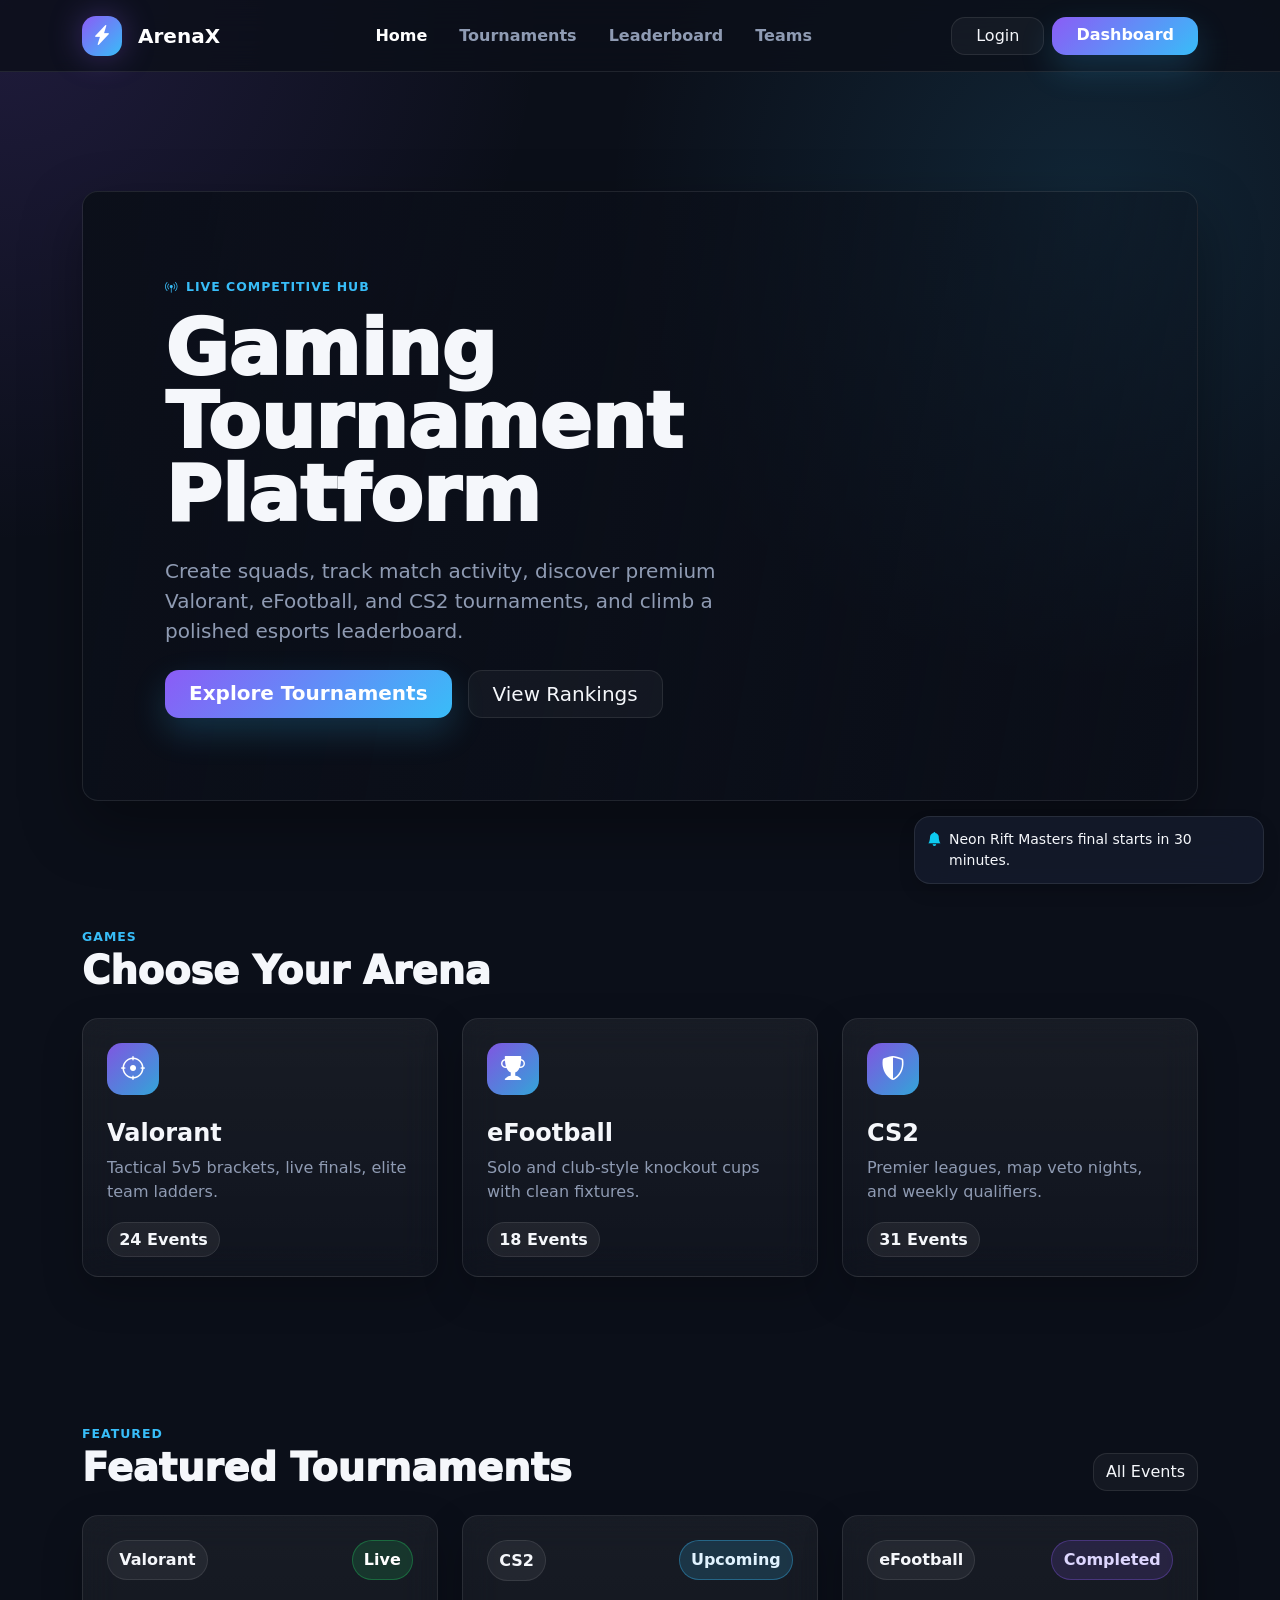
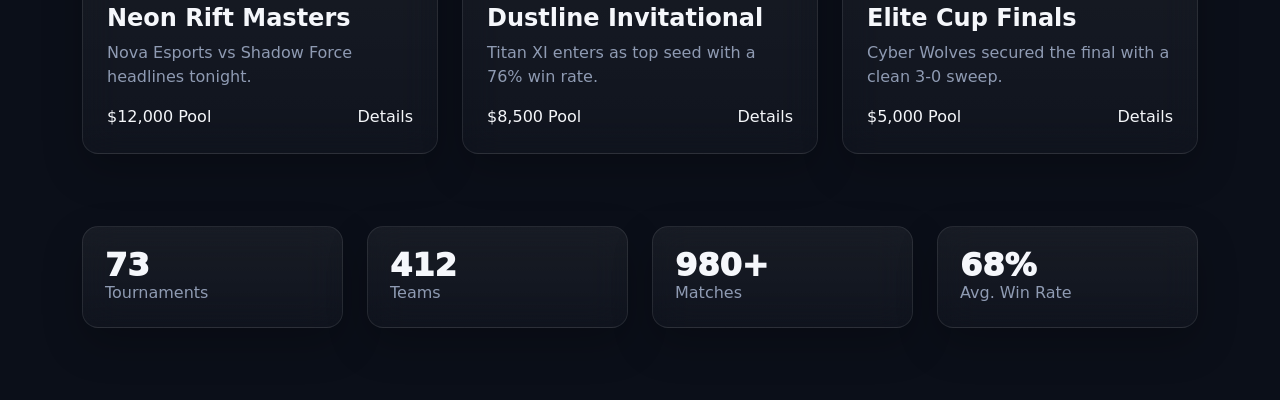
<file: frontend/pages/index.html>
<!doctype html>
<html lang="en">
<head>
  <meta charset="utf-8">
  <meta name="viewport" content="width=device-width, initial-scale=1">
  <title>ArenaX | Gaming Tournament Platform</title>
  <link href="https://cdn.jsdelivr.net/npm/bootstrap@5.3.3/dist/css/bootstrap.min.css" rel="stylesheet">
  <link href="https://cdn.jsdelivr.net/npm/bootstrap-icons@1.11.3/font/bootstrap-icons.css" rel="stylesheet">
  <link href="../assets/css/main.css" rel="stylesheet">
</head>
<body>
  <nav class="navbar navbar-expand-lg navbar-dark fixed-top navbar-esport">
    <div class="container">
      <a class="navbar-brand d-flex align-items-center gap-3 fw-black" href="index.html">
        <span class="brand-mark"><i class="bi bi-lightning-charge-fill"></i></span>
        <span class="fw-bold">ArenaX</span>
      </a>
      <button class="navbar-toggler" type="button" data-bs-toggle="collapse" data-bs-target="#mainNav">
        <span class="navbar-toggler-icon"></span>
      </button>
      <div class="collapse navbar-collapse" id="mainNav">
        <ul class="navbar-nav mx-auto gap-lg-3">
          <li class="nav-item"><a class="nav-link active" href="index.html">Home</a></li>
          <li class="nav-item"><a class="nav-link" href="tournaments.html">Tournaments</a></li>
          <li class="nav-item"><a class="nav-link" href="leaderboard.html">Leaderboard</a></li>
          <li class="nav-item"><a class="nav-link" href="team.html">Teams</a></li>
        </ul>
        <div class="d-flex gap-2">
          <a class="btn btn-ghost px-4" href="login.html">Login</a>
          <a class="btn btn-neon px-4" href="dashboard.html">Dashboard</a>
        </div>
      </div>
    </div>
  </nav>

  <main class="page-shell">
    <section class="hero">
      <div class="container">
        <div class="hero-panel">
          <div class="hero-content">
            <span class="eyebrow mb-3"><i class="bi bi-broadcast-pin"></i> Live competitive hub</span>
            <h1 class="display-title mb-4">Gaming Tournament Platform</h1>
            <p class="lead text-muted-soft mb-4">Create squads, track match activity, discover premium Valorant, eFootball, and CS2 tournaments, and climb a polished esports leaderboard.</p>
            <div class="d-flex flex-wrap gap-3">
              <a href="tournaments.html" class="btn btn-neon btn-lg px-4">Explore Tournaments</a>
              <a href="leaderboard.html" class="btn btn-ghost btn-lg px-4">View Rankings</a>
            </div>
          </div>
        </div>
      </div>
    </section>

    <section class="section-pad pt-4">
      <div class="container">
        <div class="d-flex justify-content-between align-items-end mb-4">
          <div>
            <span class="eyebrow">Games</span>
            <h2 class="section-title mb-0">Choose Your Arena</h2>
          </div>
        </div>
        <div class="row g-4">
          <div class="col-md-4">
            <div class="game-card p-4 h-100">
              <div class="game-icon mb-4"><i class="bi bi-crosshair fs-4"></i></div>
              <h3 class="h4 fw-bold">Valorant</h3>
              <p class="text-muted-soft mb-4">Tactical 5v5 brackets, live finals, elite team ladders.</p>
              <span class="badge-esport">24 Events</span>
            </div>
          </div>
          <div class="col-md-4">
            <div class="game-card p-4 h-100">
              <div class="game-icon mb-4"><i class="bi bi-trophy-fill fs-4"></i></div>
              <h3 class="h4 fw-bold">eFootball</h3>
              <p class="text-muted-soft mb-4">Solo and club-style knockout cups with clean fixtures.</p>
              <span class="badge-esport">18 Events</span>
            </div>
          </div>
          <div class="col-md-4">
            <div class="game-card p-4 h-100">
              <div class="game-icon mb-4"><i class="bi bi-shield-shaded fs-4"></i></div>
              <h3 class="h4 fw-bold">CS2</h3>
              <p class="text-muted-soft mb-4">Premier leagues, map veto nights, and weekly qualifiers.</p>
              <span class="badge-esport">31 Events</span>
            </div>
          </div>
        </div>
      </div>
    </section>

    <section class="section-pad">
      <div class="container">
        <div class="d-flex flex-wrap justify-content-between align-items-end gap-3 mb-4">
          <div>
            <span class="eyebrow">Featured</span>
            <h2 class="section-title mb-0">Featured Tournaments</h2>
          </div>
          <a href="tournaments.html" class="btn btn-ghost">All Events</a>
        </div>
        <div class="row g-4">
          <div class="col-lg-4">
            <div class="tournament-card p-4 h-100">
              <div class="d-flex justify-content-between mb-4"><span class="badge-esport">Valorant</span><span class="badge-esport badge-live">Live</span></div>
              <h3 class="h4 fw-bold">Neon Rift Masters</h3>
              <p class="text-muted-soft">Nova Esports vs Shadow Force headlines tonight.</p>
              <div class="d-flex justify-content-between"><span>$12,000 Pool</span><a href="tournament-details.html">Details</a></div>
            </div>
          </div>
          <div class="col-lg-4">
            <div class="tournament-card p-4 h-100">
              <div class="d-flex justify-content-between mb-4"><span class="badge-esport">CS2</span><span class="badge-esport badge-upcoming">Upcoming</span></div>
              <h3 class="h4 fw-bold">Dustline Invitational</h3>
              <p class="text-muted-soft">Titan XI enters as top seed with a 76% win rate.</p>
              <div class="d-flex justify-content-between"><span>$8,500 Pool</span><a href="tournament-details.html">Details</a></div>
            </div>
          </div>
          <div class="col-lg-4">
            <div class="tournament-card p-4 h-100">
              <div class="d-flex justify-content-between mb-4"><span class="badge-esport">eFootball</span><span class="badge-esport badge-completed">Completed</span></div>
              <h3 class="h4 fw-bold">Elite Cup Finals</h3>
              <p class="text-muted-soft">Cyber Wolves secured the final with a clean 3-0 sweep.</p>
              <div class="d-flex justify-content-between"><span>$5,000 Pool</span><a href="tournament-details.html">Details</a></div>
            </div>
          </div>
        </div>
      </div>
    </section>

    <section class="section-pad pt-0">
      <div class="container">
        <div class="row g-4">
          <div class="col-6 col-lg-3"><div class="stat-card"><div class="stat-value" data-counter="73"></div><p class="text-muted-soft mb-0">Tournaments</p></div></div>
          <div class="col-6 col-lg-3"><div class="stat-card"><div class="stat-value" data-counter="412"></div><p class="text-muted-soft mb-0">Teams</p></div></div>
          <div class="col-6 col-lg-3"><div class="stat-card"><div class="stat-value" data-counter="980" data-suffix="+"></div><p class="text-muted-soft mb-0">Matches</p></div></div>
          <div class="col-6 col-lg-3"><div class="stat-card"><div class="stat-value" data-counter="68" data-suffix="%"></div><p class="text-muted-soft mb-0">Avg. Win Rate</p></div></div>
        </div>
      </div>
    </section>
  </main>

  <div class="toast-container position-fixed bottom-0 end-0 p-3">
    <div class="toast" role="status">
      <div class="toast-body d-flex gap-2"><i class="bi bi-bell-fill text-info"></i> Neon Rift Masters final starts in 30 minutes.</div>
    </div>
  </div>

  <script src="https://cdn.jsdelivr.net/npm/bootstrap@5.3.3/dist/js/bootstrap.bundle.min.js"></script>
  <script src="../assets/js/app.js"></script>
</body>
</html>
</file>
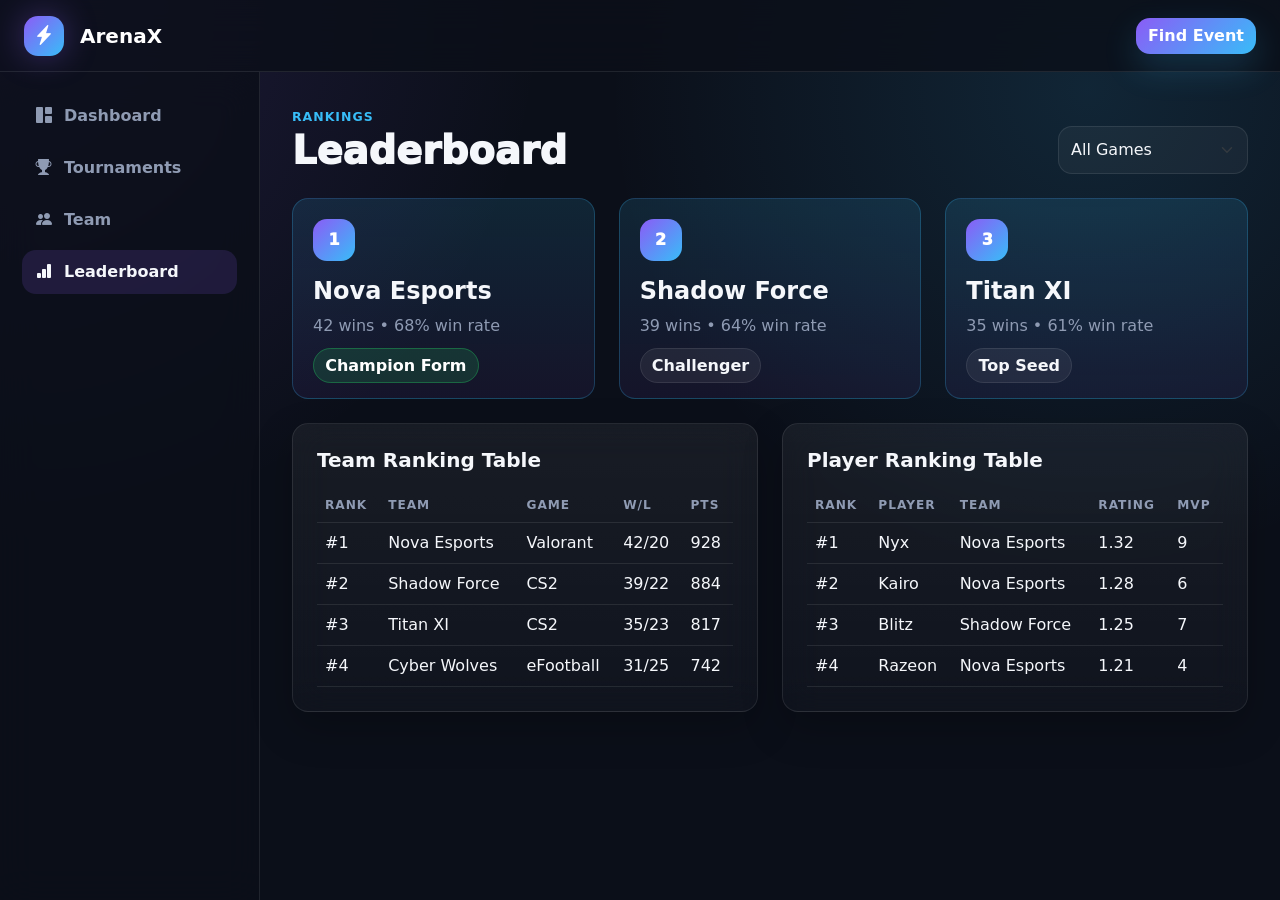
<file: frontend/pages/leaderboard.html>
<!doctype html>
<html lang="en">
<head>
  <meta charset="utf-8">
  <meta name="viewport" content="width=device-width, initial-scale=1">
  <title>Leaderboard | ArenaX</title>
  <link href="https://cdn.jsdelivr.net/npm/bootstrap@5.3.3/dist/css/bootstrap.min.css" rel="stylesheet">
  <link href="https://cdn.jsdelivr.net/npm/bootstrap-icons@1.11.3/font/bootstrap-icons.css" rel="stylesheet">
  <link href="../assets/css/main.css" rel="stylesheet">
</head>
<body>
  <nav class="navbar navbar-dark fixed-top navbar-esport"><div class="container-fluid px-4"><a class="navbar-brand d-flex align-items-center gap-3" href="index.html"><span class="brand-mark"><i class="bi bi-lightning-charge-fill"></i></span><span class="fw-bold">ArenaX</span></a><a class="btn btn-neon" href="tournaments.html">Find Event</a></div></nav>
  <div class="dashboard-layout">
    <aside class="sidebar"><a class="sidebar-link" href="dashboard.html"><i class="bi bi-grid-1x2-fill"></i>Dashboard</a><a class="sidebar-link" href="tournaments.html"><i class="bi bi-trophy-fill"></i>Tournaments</a><a class="sidebar-link" href="team.html"><i class="bi bi-people-fill"></i>Team</a><a class="sidebar-link active" href="leaderboard.html"><i class="bi bi-bar-chart-fill"></i>Leaderboard</a></aside>
    <main class="dashboard-main">
      <div class="d-flex flex-wrap justify-content-between align-items-end gap-3 mb-4"><div><span class="eyebrow">Rankings</span><h1 class="section-title mb-0">Leaderboard</h1></div><select class="form-select" style="max-width:190px"><option>All Games</option><option>Valorant</option><option>eFootball</option><option>CS2</option></select></div>
      <div class="row g-4 mb-4">
        <div class="col-lg-4"><div class="rank-card h-100"><span class="rank-badge mb-3">1</span><h2 class="h4 fw-bold">Nova Esports</h2><p class="text-muted-soft mb-3">42 wins • 68% win rate</p><span class="badge-esport badge-live">Champion Form</span></div></div>
        <div class="col-lg-4"><div class="rank-card h-100"><span class="rank-badge mb-3">2</span><h2 class="h4 fw-bold">Shadow Force</h2><p class="text-muted-soft mb-3">39 wins • 64% win rate</p><span class="badge-esport">Challenger</span></div></div>
        <div class="col-lg-4"><div class="rank-card h-100"><span class="rank-badge mb-3">3</span><h2 class="h4 fw-bold">Titan XI</h2><p class="text-muted-soft mb-3">35 wins • 61% win rate</p><span class="badge-esport">Top Seed</span></div></div>
      </div>
      <div class="row g-4">
        <div class="col-xl-6">
          <section class="panel p-4 h-100">
            <h2 class="h5 fw-bold mb-3">Team Ranking Table</h2>
            <div class="table-responsive"><table class="table align-middle mb-0"><thead><tr><th>Rank</th><th>Team</th><th>Game</th><th>W/L</th><th>Pts</th></tr></thead><tbody><tr><td>#1</td><td>Nova Esports</td><td>Valorant</td><td>42/20</td><td>928</td></tr><tr><td>#2</td><td>Shadow Force</td><td>CS2</td><td>39/22</td><td>884</td></tr><tr><td>#3</td><td>Titan XI</td><td>CS2</td><td>35/23</td><td>817</td></tr><tr><td>#4</td><td>Cyber Wolves</td><td>eFootball</td><td>31/25</td><td>742</td></tr></tbody></table></div>
          </section>
        </div>
        <div class="col-xl-6">
          <section class="panel p-4 h-100">
            <h2 class="h5 fw-bold mb-3">Player Ranking Table</h2>
            <div class="table-responsive"><table class="table align-middle mb-0"><thead><tr><th>Rank</th><th>Player</th><th>Team</th><th>Rating</th><th>MVP</th></tr></thead><tbody><tr><td>#1</td><td>Nyx</td><td>Nova Esports</td><td>1.32</td><td>9</td></tr><tr><td>#2</td><td>Kairo</td><td>Nova Esports</td><td>1.28</td><td>6</td></tr><tr><td>#3</td><td>Blitz</td><td>Shadow Force</td><td>1.25</td><td>7</td></tr><tr><td>#4</td><td>Razeon</td><td>Nova Esports</td><td>1.21</td><td>4</td></tr></tbody></table></div>
          </section>
        </div>
      </div>
    </main>
  </div>
  <script src="https://cdn.jsdelivr.net/npm/bootstrap@5.3.3/dist/js/bootstrap.bundle.min.js"></script>
</body>
</html>
</file>
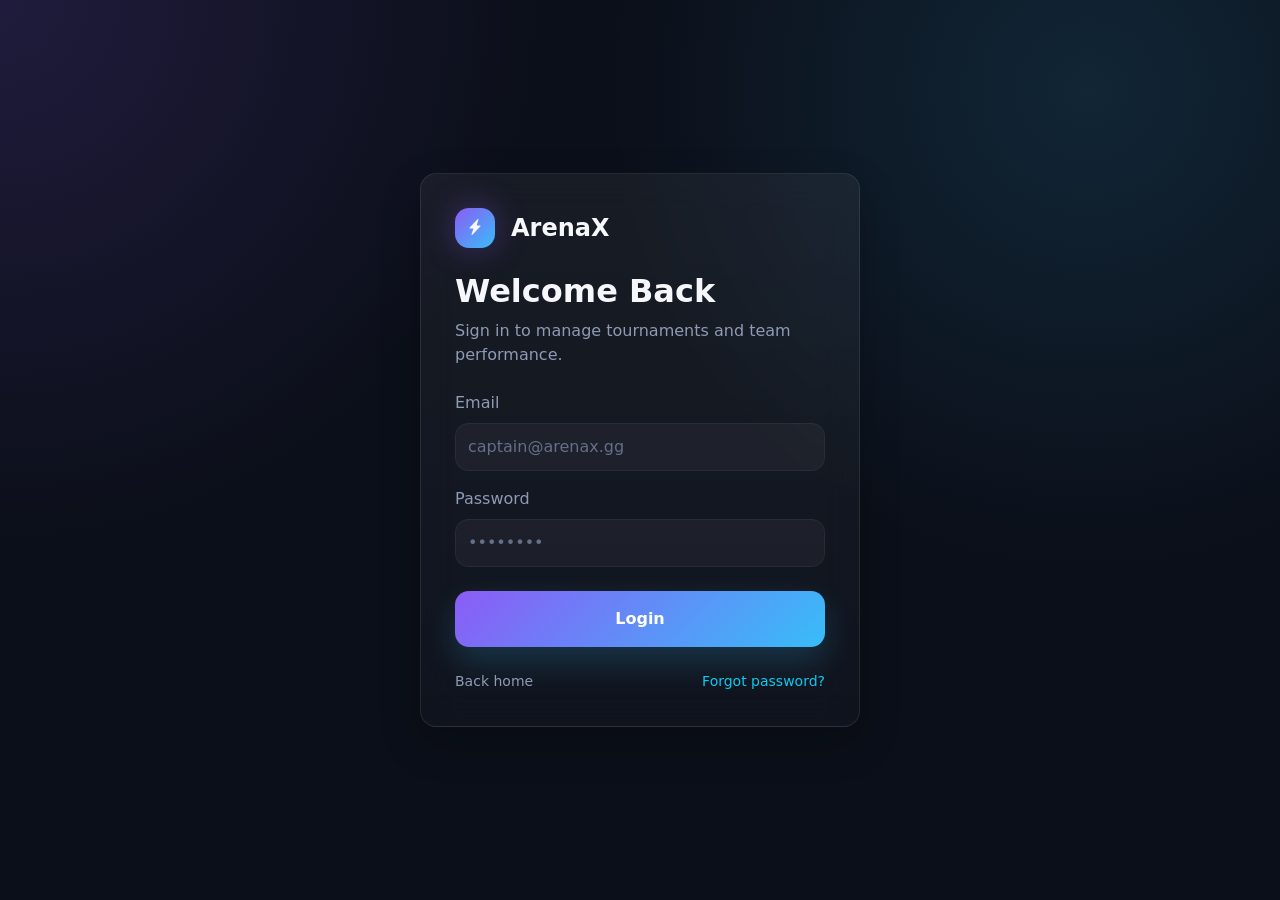
<file: frontend/pages/login.html>
<!doctype html>
<html lang="en">
<head>
  <meta charset="utf-8">
  <meta name="viewport" content="width=device-width, initial-scale=1">
  <title>Login | ArenaX</title>
  <link href="https://cdn.jsdelivr.net/npm/bootstrap@5.3.3/dist/css/bootstrap.min.css" rel="stylesheet">
  <link href="https://cdn.jsdelivr.net/npm/bootstrap-icons@1.11.3/font/bootstrap-icons.css" rel="stylesheet">
  <link href="../assets/css/main.css" rel="stylesheet">
</head>
<body>
  <main class="auth-page">
    <section class="auth-card">
      <a class="d-flex align-items-center gap-3 mb-4" href="index.html">
        <span class="brand-mark"><i class="bi bi-lightning-charge-fill"></i></span>
        <span class="h4 fw-bold mb-0">ArenaX</span>
      </a>
      <h1 class="h2 fw-bold mb-2">Welcome Back</h1>
      <p class="text-muted-soft mb-4">Sign in to manage tournaments and team performance.</p>
      <form>
        <div class="mb-3">
          <label class="form-label text-muted-soft">Email</label>
          <input type="email" class="form-control" placeholder="captain@arenax.gg">
        </div>
        <div class="mb-4">
          <label class="form-label text-muted-soft">Password</label>
          <input type="password" class="form-control" placeholder="••••••••">
        </div>
        <a href="dashboard.html" class="btn btn-neon w-100 py-3">Login</a>
      </form>
      <div class="d-flex justify-content-between mt-4 small">
        <a class="text-muted-soft" href="index.html">Back home</a>
        <a class="text-info" href="#">Forgot password?</a>
      </div>
    </section>
  </main>
  <script src="https://cdn.jsdelivr.net/npm/bootstrap@5.3.3/dist/js/bootstrap.bundle.min.js"></script>
</body>
</html>
</file>
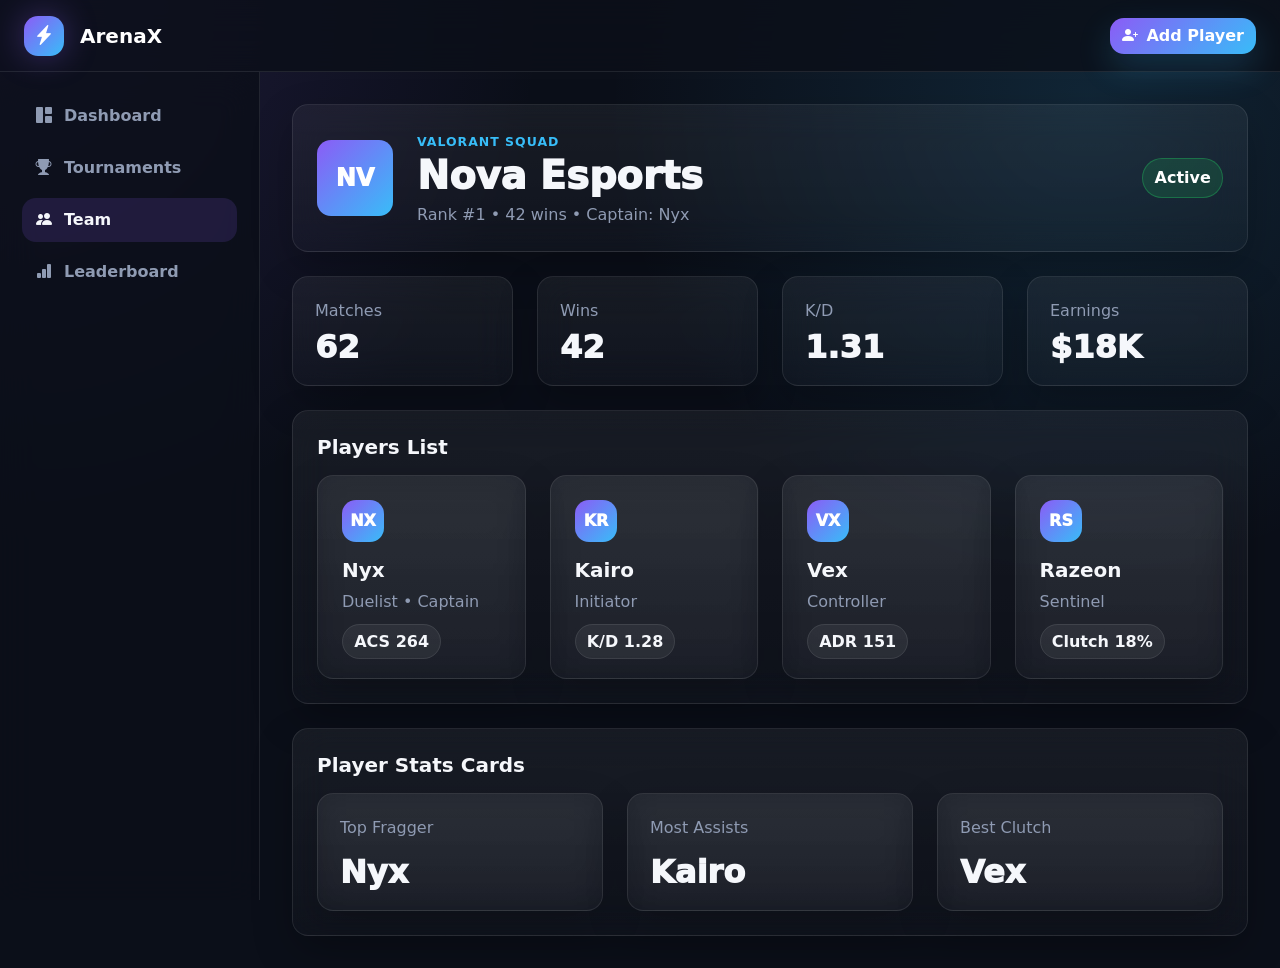
<file: frontend/pages/team.html>
<!doctype html>
<html lang="en">
<head>
  <meta charset="utf-8">
  <meta name="viewport" content="width=device-width, initial-scale=1">
  <title>Team | ArenaX</title>
  <link href="https://cdn.jsdelivr.net/npm/bootstrap@5.3.3/dist/css/bootstrap.min.css" rel="stylesheet">
  <link href="https://cdn.jsdelivr.net/npm/bootstrap-icons@1.11.3/font/bootstrap-icons.css" rel="stylesheet">
  <link href="../assets/css/main.css" rel="stylesheet">
</head>
<body>
  <nav class="navbar navbar-dark fixed-top navbar-esport"><div class="container-fluid px-4"><a class="navbar-brand d-flex align-items-center gap-3" href="index.html"><span class="brand-mark"><i class="bi bi-lightning-charge-fill"></i></span><span class="fw-bold">ArenaX</span></a><button class="btn btn-neon" data-bs-toggle="modal" data-bs-target="#playerModal"><i class="bi bi-person-plus-fill me-2"></i>Add Player</button></div></nav>
  <div class="dashboard-layout">
    <aside class="sidebar"><a class="sidebar-link" href="dashboard.html"><i class="bi bi-grid-1x2-fill"></i>Dashboard</a><a class="sidebar-link" href="tournaments.html"><i class="bi bi-trophy-fill"></i>Tournaments</a><a class="sidebar-link active" href="team.html"><i class="bi bi-people-fill"></i>Team</a><a class="sidebar-link" href="leaderboard.html"><i class="bi bi-bar-chart-fill"></i>Leaderboard</a></aside>
    <main class="dashboard-main">
      <section class="panel p-4 mb-4">
        <div class="d-flex flex-wrap align-items-center gap-4">
          <span class="avatar" style="width:76px;height:76px;font-size:1.5rem">NV</span>
          <div><span class="eyebrow">Valorant Squad</span><h1 class="section-title mb-1">Nova Esports</h1><p class="text-muted-soft mb-0">Rank #1 • 42 wins • Captain: Nyx</p></div>
          <span class="ms-auto badge-esport badge-live">Active</span>
        </div>
      </section>
      <div class="row g-4 mb-4">
        <div class="col-md-3 col-6"><div class="stat-card"><p class="text-muted-soft mb-2">Matches</p><div class="stat-value">62</div></div></div>
        <div class="col-md-3 col-6"><div class="stat-card"><p class="text-muted-soft mb-2">Wins</p><div class="stat-value">42</div></div></div>
        <div class="col-md-3 col-6"><div class="stat-card"><p class="text-muted-soft mb-2">K/D</p><div class="stat-value">1.31</div></div></div>
        <div class="col-md-3 col-6"><div class="stat-card"><p class="text-muted-soft mb-2">Earnings</p><div class="stat-value">$18K</div></div></div>
      </div>
      <section class="panel p-4 mb-4">
        <h2 class="h5 fw-bold mb-3">Players List</h2>
        <div class="row g-4">
          <div class="col-lg-3 col-sm-6"><div class="glass-card p-4 h-100"><span class="avatar mb-3">NX</span><h3 class="h5 fw-bold">Nyx</h3><p class="text-muted-soft">Duelist • Captain</p><span class="badge-esport">ACS 264</span></div></div>
          <div class="col-lg-3 col-sm-6"><div class="glass-card p-4 h-100"><span class="avatar mb-3">KR</span><h3 class="h5 fw-bold">Kairo</h3><p class="text-muted-soft">Initiator</p><span class="badge-esport">K/D 1.28</span></div></div>
          <div class="col-lg-3 col-sm-6"><div class="glass-card p-4 h-100"><span class="avatar mb-3">VX</span><h3 class="h5 fw-bold">Vex</h3><p class="text-muted-soft">Controller</p><span class="badge-esport">ADR 151</span></div></div>
          <div class="col-lg-3 col-sm-6"><div class="glass-card p-4 h-100"><span class="avatar mb-3">RS</span><h3 class="h5 fw-bold">Razeon</h3><p class="text-muted-soft">Sentinel</p><span class="badge-esport">Clutch 18%</span></div></div>
        </div>
      </section>
      <section class="panel p-4">
        <h2 class="h5 fw-bold mb-3">Player Stats Cards</h2>
        <div class="row g-4"><div class="col-md-4"><div class="stat-card"><p class="text-muted-soft">Top Fragger</p><div class="stat-value">Nyx</div></div></div><div class="col-md-4"><div class="stat-card"><p class="text-muted-soft">Most Assists</p><div class="stat-value">Kairo</div></div></div><div class="col-md-4"><div class="stat-card"><p class="text-muted-soft">Best Clutch</p><div class="stat-value">Vex</div></div></div></div>
      </section>
    </main>
  </div>
  <div class="modal fade" id="playerModal" tabindex="-1"><div class="modal-dialog modal-dialog-centered"><div class="modal-content"><div class="modal-header"><h5 class="modal-title">Add Player</h5><button class="btn-close" data-bs-dismiss="modal"></button></div><div class="modal-body"><input class="form-control mb-3" placeholder="Gamer tag"><input class="form-control mb-3" placeholder="Role"><button class="btn btn-neon w-100">Invite Player</button></div></div></div></div>
  <script src="https://cdn.jsdelivr.net/npm/bootstrap@5.3.3/dist/js/bootstrap.bundle.min.js"></script>
</body>
</html>
</file>
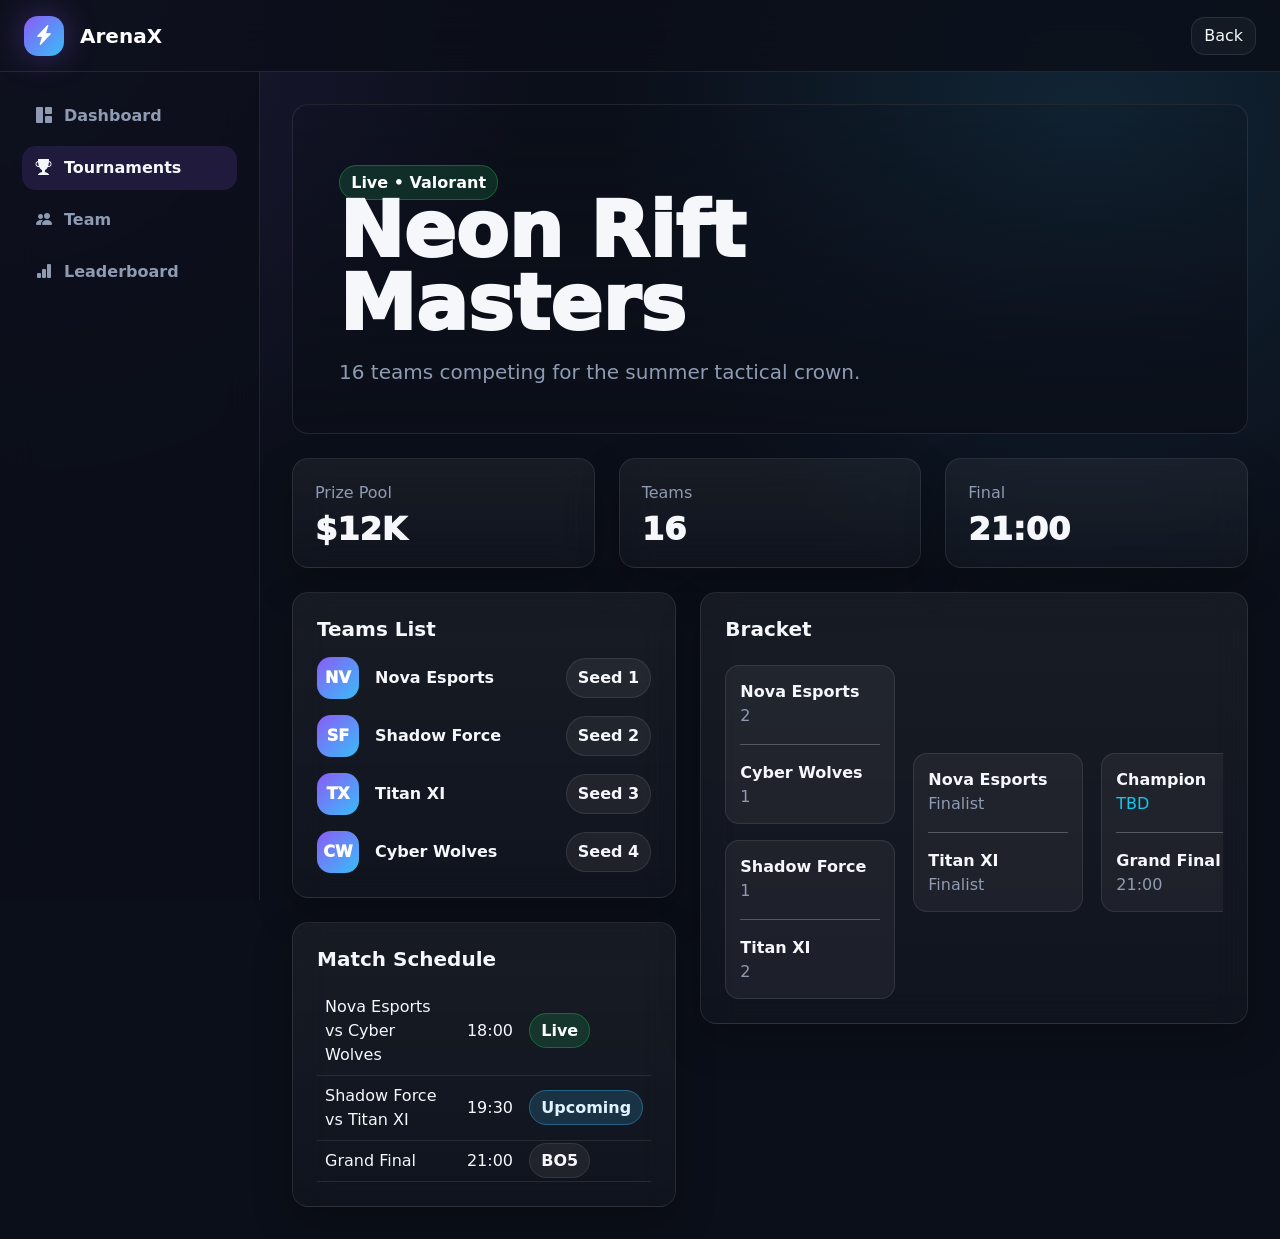
<file: frontend/pages/tournament-details.html>
<!doctype html>
<html lang="en">
<head>
  <meta charset="utf-8">
  <meta name="viewport" content="width=device-width, initial-scale=1">
  <title>Tournament Details | ArenaX</title>
  <link href="https://cdn.jsdelivr.net/npm/bootstrap@5.3.3/dist/css/bootstrap.min.css" rel="stylesheet">
  <link href="https://cdn.jsdelivr.net/npm/bootstrap-icons@1.11.3/font/bootstrap-icons.css" rel="stylesheet">
  <link href="../assets/css/main.css" rel="stylesheet">
</head>
<body>
  <nav class="navbar navbar-dark fixed-top navbar-esport"><div class="container-fluid px-4"><a class="navbar-brand d-flex align-items-center gap-3" href="index.html"><span class="brand-mark"><i class="bi bi-lightning-charge-fill"></i></span><span class="fw-bold">ArenaX</span></a><a class="btn btn-ghost" href="tournaments.html">Back</a></div></nav>
  <div class="dashboard-layout">
    <aside class="sidebar"><a class="sidebar-link" href="dashboard.html"><i class="bi bi-grid-1x2-fill"></i>Dashboard</a><a class="sidebar-link active" href="tournaments.html"><i class="bi bi-trophy-fill"></i>Tournaments</a><a class="sidebar-link" href="team.html"><i class="bi bi-people-fill"></i>Team</a><a class="sidebar-link" href="leaderboard.html"><i class="bi bi-bar-chart-fill"></i>Leaderboard</a></aside>
    <main class="dashboard-main">
      <section class="banner mb-4">
        <div>
          <span class="badge-esport badge-live mb-3">Live • Valorant</span>
          <h1 class="display-title mb-3">Neon Rift Masters</h1>
          <p class="lead text-muted-soft mb-0">16 teams competing for the summer tactical crown.</p>
        </div>
      </section>
      <div class="row g-4 mb-4">
        <div class="col-md-4"><div class="stat-card"><p class="text-muted-soft mb-2">Prize Pool</p><div class="stat-value">$12K</div></div></div>
        <div class="col-md-4"><div class="stat-card"><p class="text-muted-soft mb-2">Teams</p><div class="stat-value">16</div></div></div>
        <div class="col-md-4"><div class="stat-card"><p class="text-muted-soft mb-2">Final</p><div class="stat-value">21:00</div></div></div>
      </div>
      <div class="row g-4">
        <div class="col-xl-5">
          <section class="panel p-4 mb-4">
            <h2 class="h5 fw-bold mb-3">Teams List</h2>
            <div class="d-grid gap-3">
              <div class="d-flex align-items-center gap-3"><span class="avatar">NV</span><strong>Nova Esports</strong><span class="ms-auto badge-esport">Seed 1</span></div>
              <div class="d-flex align-items-center gap-3"><span class="avatar">SF</span><strong>Shadow Force</strong><span class="ms-auto badge-esport">Seed 2</span></div>
              <div class="d-flex align-items-center gap-3"><span class="avatar">TX</span><strong>Titan XI</strong><span class="ms-auto badge-esport">Seed 3</span></div>
              <div class="d-flex align-items-center gap-3"><span class="avatar">CW</span><strong>Cyber Wolves</strong><span class="ms-auto badge-esport">Seed 4</span></div>
            </div>
          </section>
          <section class="panel p-4">
            <h2 class="h5 fw-bold mb-3">Match Schedule</h2>
            <div class="table-responsive"><table class="table align-middle mb-0"><tbody><tr><td>Nova Esports vs Cyber Wolves</td><td>18:00</td><td><span class="badge-esport badge-live">Live</span></td></tr><tr><td>Shadow Force vs Titan XI</td><td>19:30</td><td><span class="badge-esport badge-upcoming">Upcoming</span></td></tr><tr><td>Grand Final</td><td>21:00</td><td><span class="badge-esport">BO5</span></td></tr></tbody></table></div>
          </section>
        </div>
        <div class="col-xl-7">
          <section class="panel p-4">
            <h2 class="h5 fw-bold mb-4">Bracket</h2>
            <div class="bracket">
              <div class="d-grid gap-3"><div class="match-node"><strong>Nova Esports</strong><div class="text-muted-soft">2</div><hr><strong>Cyber Wolves</strong><div class="text-muted-soft">1</div></div><div class="match-node"><strong>Shadow Force</strong><div class="text-muted-soft">1</div><hr><strong>Titan XI</strong><div class="text-muted-soft">2</div></div></div>
              <div class="d-grid align-content-center"><div class="match-node"><strong>Nova Esports</strong><div class="text-muted-soft">Finalist</div><hr><strong>Titan XI</strong><div class="text-muted-soft">Finalist</div></div></div>
              <div class="d-grid align-content-center"><div class="match-node"><strong>Champion</strong><div class="text-info">TBD</div><hr><strong>Grand Final</strong><div class="text-muted-soft">21:00</div></div></div>
            </div>
          </section>
        </div>
      </div>
    </main>
  </div>
  <script src="https://cdn.jsdelivr.net/npm/bootstrap@5.3.3/dist/js/bootstrap.bundle.min.js"></script>
</body>
</html>
</file>
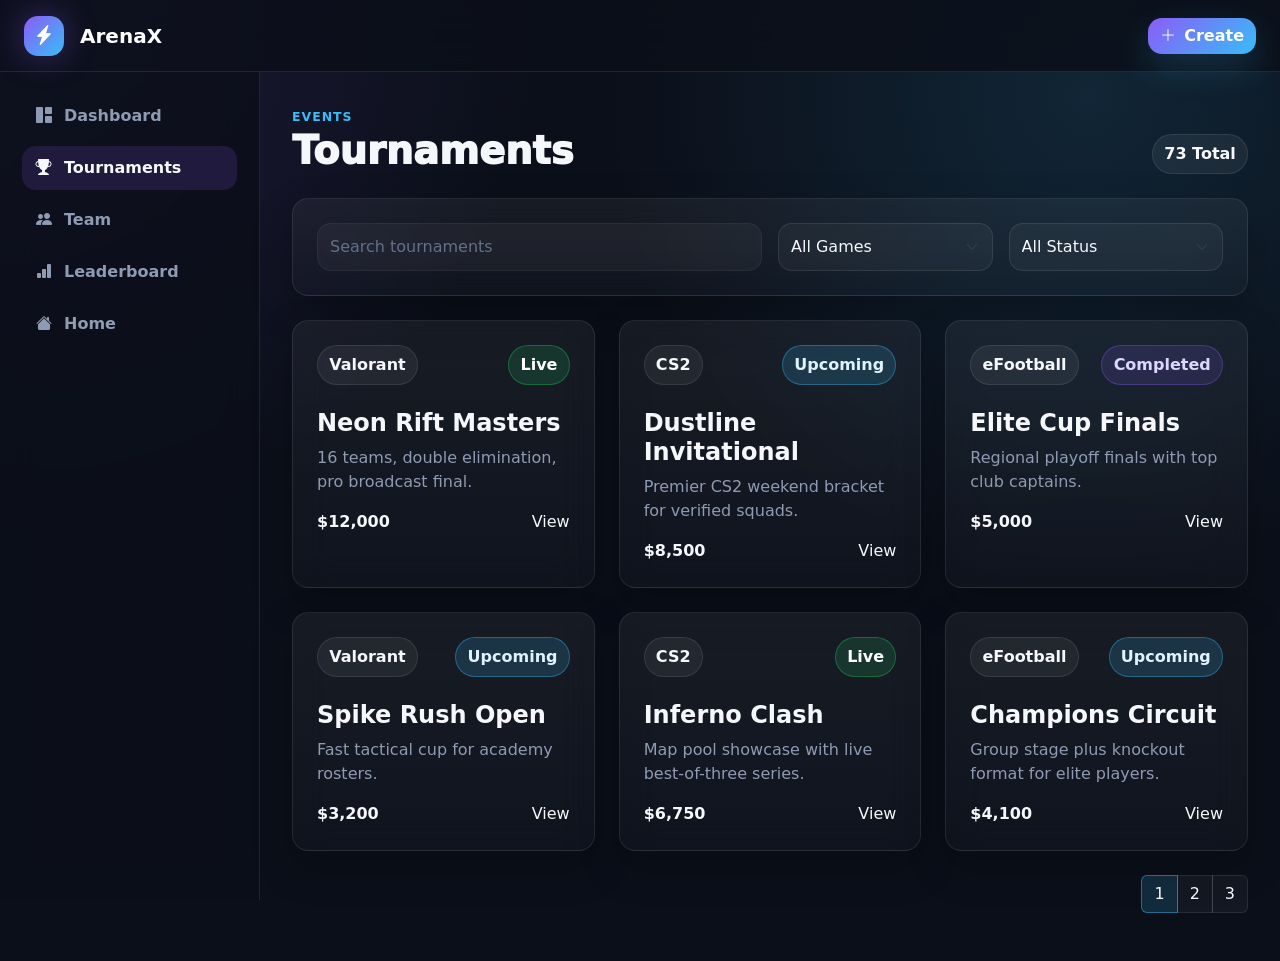
<file: frontend/pages/tournaments.html>
<!doctype html>
<html lang="en">
<head>
  <meta charset="utf-8">
  <meta name="viewport" content="width=device-width, initial-scale=1">
  <title>Tournaments | ArenaX</title>
  <link href="https://cdn.jsdelivr.net/npm/bootstrap@5.3.3/dist/css/bootstrap.min.css" rel="stylesheet">
  <link href="https://cdn.jsdelivr.net/npm/bootstrap-icons@1.11.3/font/bootstrap-icons.css" rel="stylesheet">
  <link href="../assets/css/main.css" rel="stylesheet">
</head>
<body>
  <nav class="navbar navbar-dark fixed-top navbar-esport"><div class="container-fluid px-4"><a class="navbar-brand d-flex align-items-center gap-3" href="index.html"><span class="brand-mark"><i class="bi bi-lightning-charge-fill"></i></span><span class="fw-bold">ArenaX</span></a><button class="btn btn-neon" data-bs-toggle="modal" data-bs-target="#createModal"><i class="bi bi-plus-lg me-2"></i>Create</button></div></nav>
  <div class="dashboard-layout">
    <aside class="sidebar"><a class="sidebar-link" href="dashboard.html"><i class="bi bi-grid-1x2-fill"></i>Dashboard</a><a class="sidebar-link active" href="tournaments.html"><i class="bi bi-trophy-fill"></i>Tournaments</a><a class="sidebar-link" href="team.html"><i class="bi bi-people-fill"></i>Team</a><a class="sidebar-link" href="leaderboard.html"><i class="bi bi-bar-chart-fill"></i>Leaderboard</a><a class="sidebar-link" href="index.html"><i class="bi bi-house-fill"></i>Home</a></aside>
    <main class="dashboard-main">
      <div class="d-flex flex-wrap justify-content-between align-items-end gap-3 mb-4"><div><span class="eyebrow">Events</span><h1 class="section-title mb-0">Tournaments</h1></div><span class="badge-esport">73 Total</span></div>
      <section class="panel p-4 mb-4">
        <div class="row g-3">
          <div class="col-lg-6"><input class="form-control" placeholder="Search tournaments"></div>
          <div class="col-sm-6 col-lg-3"><select class="form-select"><option>All Games</option><option>Valorant</option><option>eFootball</option><option>CS2</option></select></div>
          <div class="col-sm-6 col-lg-3"><select class="form-select"><option>All Status</option><option>Live</option><option>Upcoming</option><option>Completed</option></select></div>
        </div>
      </section>
      <div class="row g-4">
        <div class="col-xl-4 col-md-6"><div class="tournament-card p-4 h-100"><div class="d-flex justify-content-between mb-4"><span class="badge-esport">Valorant</span><span class="badge-esport badge-live">Live</span></div><h2 class="h4 fw-bold">Neon Rift Masters</h2><p class="text-muted-soft">16 teams, double elimination, pro broadcast final.</p><div class="d-flex justify-content-between"><strong>$12,000</strong><a href="tournament-details.html">View</a></div></div></div>
        <div class="col-xl-4 col-md-6"><div class="tournament-card p-4 h-100"><div class="d-flex justify-content-between mb-4"><span class="badge-esport">CS2</span><span class="badge-esport badge-upcoming">Upcoming</span></div><h2 class="h4 fw-bold">Dustline Invitational</h2><p class="text-muted-soft">Premier CS2 weekend bracket for verified squads.</p><div class="d-flex justify-content-between"><strong>$8,500</strong><a href="tournament-details.html">View</a></div></div></div>
        <div class="col-xl-4 col-md-6"><div class="tournament-card p-4 h-100"><div class="d-flex justify-content-between mb-4"><span class="badge-esport">eFootball</span><span class="badge-esport badge-completed">Completed</span></div><h2 class="h4 fw-bold">Elite Cup Finals</h2><p class="text-muted-soft">Regional playoff finals with top club captains.</p><div class="d-flex justify-content-between"><strong>$5,000</strong><a href="tournament-details.html">View</a></div></div></div>
        <div class="col-xl-4 col-md-6"><div class="tournament-card p-4 h-100"><div class="d-flex justify-content-between mb-4"><span class="badge-esport">Valorant</span><span class="badge-esport badge-upcoming">Upcoming</span></div><h2 class="h4 fw-bold">Spike Rush Open</h2><p class="text-muted-soft">Fast tactical cup for academy rosters.</p><div class="d-flex justify-content-between"><strong>$3,200</strong><a href="tournament-details.html">View</a></div></div></div>
        <div class="col-xl-4 col-md-6"><div class="tournament-card p-4 h-100"><div class="d-flex justify-content-between mb-4"><span class="badge-esport">CS2</span><span class="badge-esport badge-live">Live</span></div><h2 class="h4 fw-bold">Inferno Clash</h2><p class="text-muted-soft">Map pool showcase with live best-of-three series.</p><div class="d-flex justify-content-between"><strong>$6,750</strong><a href="tournament-details.html">View</a></div></div></div>
        <div class="col-xl-4 col-md-6"><div class="tournament-card p-4 h-100"><div class="d-flex justify-content-between mb-4"><span class="badge-esport">eFootball</span><span class="badge-esport badge-upcoming">Upcoming</span></div><h2 class="h4 fw-bold">Champions Circuit</h2><p class="text-muted-soft">Group stage plus knockout format for elite players.</p><div class="d-flex justify-content-between"><strong>$4,100</strong><a href="tournament-details.html">View</a></div></div></div>
      </div>
      <nav class="mt-4"><ul class="pagination justify-content-end"><li class="page-item active"><a class="page-link" href="#">1</a></li><li class="page-item"><a class="page-link" href="#">2</a></li><li class="page-item"><a class="page-link" href="#">3</a></li></ul></nav>
    </main>
  </div>
  <div class="modal fade" id="createModal" tabindex="-1"><div class="modal-dialog modal-dialog-centered"><div class="modal-content"><div class="modal-header"><h5 class="modal-title">Create Tournament</h5><button class="btn-close" data-bs-dismiss="modal"></button></div><div class="modal-body"><input class="form-control mb-3" placeholder="Tournament name"><select class="form-select mb-3"><option>Valorant</option><option>eFootball</option><option>CS2</option></select><button class="btn btn-neon w-100">Save Draft</button></div></div></div></div>
  <script src="https://cdn.jsdelivr.net/npm/bootstrap@5.3.3/dist/js/bootstrap.bundle.min.js"></script>
</body>
</html>
</file>
<file: frontend/assets/css/main.css>
:root {
  --bg: #0b0f19;
  --surface: #131a2a;
  --surface-2: #182236;
  --line: rgba(255, 255, 255, 0.09);
  --text: #f5f7fb;
  --muted: #8f9bb3;
  --purple: #8b5cf6;
  --blue: #38bdf8;
  --green: #22c55e;
  --amber: #f59e0b;
  --red: #ef4444;
  --radius: 16px;
  --shadow: 0 24px 60px rgba(0, 0, 0, 0.35);
}

* {
  box-sizing: border-box;
}

body {
  min-height: 100vh;
  margin: 0;
  background:
    radial-gradient(circle at top left, rgba(139, 92, 246, 0.16), transparent 34rem),
    radial-gradient(circle at 85% 10%, rgba(56, 189, 248, 0.13), transparent 30rem),
    var(--bg);
  color: var(--text);
  font-family: Inter, system-ui, -apple-system, BlinkMacSystemFont, "Segoe UI", sans-serif;
}

a {
  color: inherit;
  text-decoration: none;
}

.page-shell {
  min-height: 100vh;
  padding-top: 82px;
}

.navbar-esport {
  min-height: 72px;
  border-bottom: 1px solid var(--line);
  background: rgba(11, 15, 25, 0.82);
  backdrop-filter: blur(18px);
}

.brand-mark {
  width: 40px;
  height: 40px;
  display: grid;
  place-items: center;
  border-radius: 14px;
  background: linear-gradient(135deg, var(--purple), var(--blue));
  box-shadow: 0 0 32px rgba(139, 92, 246, 0.35);
}

.nav-link {
  color: var(--muted);
  font-weight: 700;
}

.nav-link:hover,
.nav-link.active {
  color: var(--text);
}

.btn-neon {
  border: 0;
  color: #fff;
  font-weight: 800;
  border-radius: 14px;
  background: linear-gradient(135deg, var(--purple), var(--blue));
  box-shadow: 0 14px 34px rgba(56, 189, 248, 0.2);
}

.btn-neon:hover {
  color: #fff;
  transform: translateY(-2px);
  box-shadow: 0 18px 42px rgba(139, 92, 246, 0.3);
}

.btn-ghost {
  color: var(--text);
  border: 1px solid var(--line);
  border-radius: 14px;
  background: rgba(255, 255, 255, 0.04);
}

.btn-ghost:hover {
  color: var(--text);
  border-color: rgba(56, 189, 248, 0.45);
  background: rgba(56, 189, 248, 0.08);
}

.hero {
  min-height: calc(100vh - 82px);
  display: grid;
  align-items: center;
  padding: 52px 0 42px;
}

.hero-panel {
  position: relative;
  overflow: hidden;
  min-height: 540px;
  border: 1px solid var(--line);
  border-radius: 16px;
  background:
    linear-gradient(100deg, rgba(11, 15, 25, 0.96) 0%, rgba(11, 15, 25, 0.72) 48%, rgba(11, 15, 25, 0.25) 100%),
    url("https://images.unsplash.com/photo-1542751371-adc38448a05e?auto=format&fit=crop&w=1800&q=85") center / cover;
  box-shadow: var(--shadow);
}

.hero-content {
  max-width: 760px;
  padding: clamp(32px, 7vw, 82px);
}

.eyebrow {
  display: inline-flex;
  align-items: center;
  gap: 8px;
  color: var(--blue);
  font-size: 0.78rem;
  font-weight: 900;
  letter-spacing: 0.08em;
  text-transform: uppercase;
}

.display-title {
  max-width: 720px;
  font-size: clamp(2.4rem, 6vw, 5.2rem);
  line-height: 0.95;
  font-weight: 950;
}

.text-muted-soft {
  color: var(--muted);
}

.glass-card,
.stat-card,
.game-card,
.tournament-card,
.auth-card,
.panel {
  border: 1px solid var(--line);
  border-radius: var(--radius);
  background: linear-gradient(180deg, rgba(255, 255, 255, 0.055), rgba(255, 255, 255, 0.025));
  box-shadow: 0 16px 40px rgba(0, 0, 0, 0.22);
  backdrop-filter: blur(18px);
}

.game-card,
.tournament-card,
.stat-card {
  transition: transform 180ms ease, border-color 180ms ease, box-shadow 180ms ease;
}

.game-card:hover,
.tournament-card:hover,
.stat-card:hover {
  transform: translateY(-5px);
  border-color: rgba(56, 189, 248, 0.38);
  box-shadow: 0 22px 52px rgba(0, 0, 0, 0.32);
}

.section-pad {
  padding: 72px 0;
}

.section-title {
  font-size: clamp(1.75rem, 3vw, 2.7rem);
  font-weight: 950;
}

.game-icon {
  width: 52px;
  height: 52px;
  display: grid;
  place-items: center;
  border-radius: 15px;
  color: #fff;
  background: linear-gradient(135deg, rgba(139, 92, 246, 0.9), rgba(56, 189, 248, 0.85));
}

.badge-esport {
  border: 1px solid var(--line);
  border-radius: 999px;
  padding: 0.45rem 0.7rem;
  color: var(--text);
  font-weight: 800;
  background: rgba(255, 255, 255, 0.06);
}

.badge-live {
  color: #fff;
  border-color: rgba(34, 197, 94, 0.36);
  background: rgba(34, 197, 94, 0.16);
}

.badge-upcoming {
  color: #e0f2fe;
  border-color: rgba(56, 189, 248, 0.36);
  background: rgba(56, 189, 248, 0.16);
}

.badge-completed {
  color: #ddd6fe;
  border-color: rgba(139, 92, 246, 0.32);
  background: rgba(139, 92, 246, 0.14);
}

.auth-page {
  min-height: 100vh;
  display: grid;
  place-items: center;
  padding: 24px;
}

.auth-card {
  width: min(100%, 440px);
  padding: 34px;
}

.form-control,
.form-select {
  min-height: 48px;
  color: var(--text);
  border: 1px solid var(--line);
  border-radius: 14px;
  background-color: rgba(255, 255, 255, 0.045);
}

.form-control:focus,
.form-select:focus {
  color: var(--text);
  border-color: rgba(56, 189, 248, 0.65);
  background-color: rgba(255, 255, 255, 0.06);
  box-shadow: 0 0 0 0.25rem rgba(56, 189, 248, 0.13);
}

.form-control::placeholder {
  color: #647089;
}

.dashboard-layout {
  min-height: 100vh;
  padding-top: 72px;
}

.sidebar {
  position: fixed;
  inset: 72px auto 0 0;
  width: 260px;
  padding: 22px;
  border-right: 1px solid var(--line);
  background: rgba(11, 15, 25, 0.82);
  backdrop-filter: blur(18px);
}

.sidebar-link {
  display: flex;
  align-items: center;
  gap: 12px;
  min-height: 44px;
  padding: 0 14px;
  margin-bottom: 8px;
  color: var(--muted);
  border-radius: 14px;
  font-weight: 800;
}

.sidebar-link:hover,
.sidebar-link.active {
  color: var(--text);
  background: rgba(139, 92, 246, 0.15);
}

.dashboard-main {
  margin-left: 260px;
  padding: 32px;
}

.stat-card {
  padding: 22px;
}

.stat-value {
  font-size: 2rem;
  line-height: 1;
  font-weight: 950;
}

.chart-wrap {
  position: relative;
  height: 310px;
}

.table {
  --bs-table-bg: transparent;
  --bs-table-color: var(--text);
  --bs-table-border-color: var(--line);
  color: var(--text);
}

.table thead th {
  color: var(--muted);
  font-size: 0.76rem;
  letter-spacing: 0.08em;
  text-transform: uppercase;
}

.table tbody tr:hover {
  background: rgba(255, 255, 255, 0.035);
}

.avatar,
.rank-badge {
  width: 42px;
  height: 42px;
  display: grid;
  place-items: center;
  flex: 0 0 auto;
  border-radius: 14px;
  color: #fff;
  font-weight: 950;
  background: linear-gradient(135deg, var(--purple), var(--blue));
}

.banner {
  min-height: 330px;
  display: flex;
  align-items: flex-end;
  padding: clamp(24px, 5vw, 46px);
  border: 1px solid var(--line);
  border-radius: 16px;
  background:
    linear-gradient(180deg, rgba(11, 15, 25, 0.15), rgba(11, 15, 25, 0.92)),
    url("https://images.unsplash.com/photo-1560253023-3ec5d502959f?auto=format&fit=crop&w=1600&q=85") center / cover;
}

.bracket {
  display: grid;
  grid-template-columns: repeat(3, minmax(170px, 1fr));
  gap: 18px;
  overflow-x: auto;
}

.match-node {
  min-width: 170px;
  padding: 14px;
  border: 1px solid var(--line);
  border-radius: 14px;
  background: rgba(255, 255, 255, 0.05);
}

.rank-card {
  border-radius: 16px;
  padding: 20px;
  border: 1px solid rgba(56, 189, 248, 0.24);
  background: linear-gradient(180deg, rgba(56, 189, 248, 0.13), rgba(139, 92, 246, 0.08));
}

.pagination .page-link {
  color: var(--text);
  border: 1px solid var(--line);
  background: rgba(255, 255, 255, 0.04);
}

.pagination .active .page-link,
.pagination .page-link:hover {
  border-color: rgba(56, 189, 248, 0.45);
  background: rgba(56, 189, 248, 0.16);
}

.modal-content,
.toast {
  color: var(--text);
  border: 1px solid var(--line);
  border-radius: 16px;
  background: rgba(19, 26, 42, 0.96);
  backdrop-filter: blur(18px);
}

.btn-close {
  filter: invert(1);
}

@media (max-width: 991.98px) {
  .sidebar {
    position: static;
    width: auto;
    border-right: 0;
    border-bottom: 1px solid var(--line);
  }

  .dashboard-main {
    margin-left: 0;
    padding: 24px 16px;
  }

  .dashboard-layout {
    padding-top: 72px;
  }

  .hero-panel {
    min-height: 520px;
  }
}

@media (max-width: 575.98px) {
  .auth-card {
    padding: 24px;
  }

  .hero-content {
    padding: 26px;
  }
}
</file>
